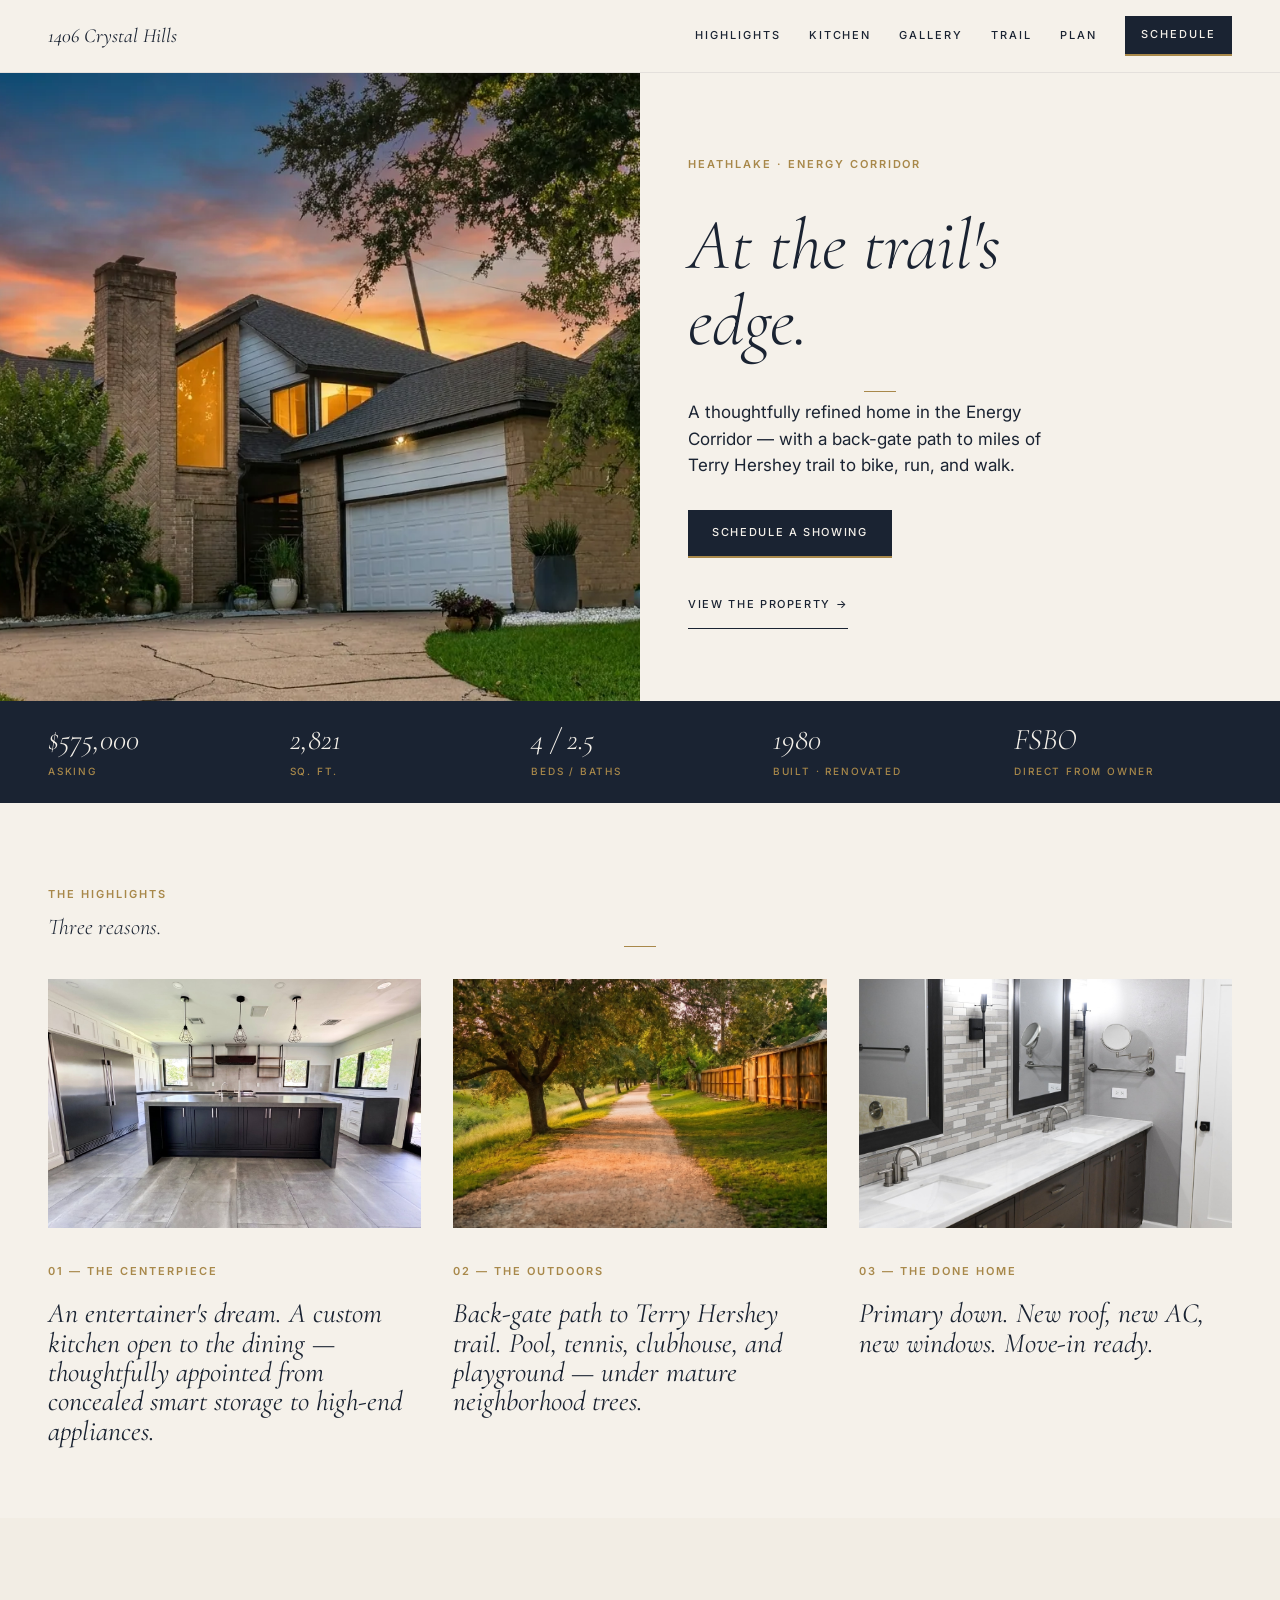
<file: index.html>
<!DOCTYPE html>
<html lang="en">
<head>
  <meta charset="UTF-8">
  <meta name="viewport" content="width=device-width, initial-scale=1.0">
  <title>1406 Crystal Hills Dr · Heathlake · Energy Corridor</title>
  <meta name="description" content="Refined living in the Energy Corridor. 4 BR / 2.5 BA, 2,821 sq ft. Wolf kitchen, primary suite down, direct trail access to Terry Hershey Park. $575,000.">

  <link rel="canonical" href="https://crystalhillshouse.com/">

  <!-- Open Graph -->
  <meta property="og:type" content="website">
  <meta property="og:url" content="https://crystalhillshouse.com/">
  <meta property="og:title" content="1406 Crystal Hills Dr · Refined, at the trail's edge.">
  <meta property="og:description" content="A Wolf kitchen, a primary suite down, and a back gate to Terry Hershey trail. $575,000. Houston, TX.">
  <meta property="og:image" content="https://crystalhillshouse.com/og-image.jpg">
  <meta property="og:image:width" content="1200">
  <meta property="og:image:height" content="630">

  <!-- Twitter -->
  <meta name="twitter:card" content="summary_large_image">
  <meta name="twitter:title" content="1406 Crystal Hills Dr · Refined, at the trail's edge.">
  <meta name="twitter:description" content="A Wolf kitchen, a primary suite down, and a back gate to Terry Hershey. $575,000. Houston, TX.">
  <meta name="twitter:image" content="https://crystalhillshouse.com/og-image.jpg">

  <!-- Favicons -->
  <link rel="icon" href="/favicon.ico" sizes="any">
  <link rel="icon" href="/favicon-192.png" type="image/png" sizes="192x192">

  <!-- Preload critical assets -->
  <link rel="preload" as="image" href="assets/photos/hero-twilight.jpg" fetchpriority="high">

  <!-- Fonts -->
  <link rel="preconnect" href="https://fonts.googleapis.com">
  <link rel="preconnect" href="https://fonts.gstatic.com" crossorigin>
  <link href="https://fonts.googleapis.com/css2?family=Cormorant+Garamond:ital,wght@0,300;0,400;0,500;1,300;1,400;1,500&family=Inter:wght@300;400;500;600;700&display=swap" rel="stylesheet">

  <link rel="stylesheet" href="style.css">

  <!-- Schema.org structured data -->
  <script type="application/ld+json">
  {
    "@context": "https://schema.org",
    "@type": "SingleFamilyResidence",
    "name": "1406 Crystal Hills Drive",
    "description": "Refined living in the Energy Corridor. 4 BR, 2.5 BA, 2,821 sq ft. Wolf kitchen, primary suite down, direct trail access.",
    "url": "https://crystalhillshouse.com/",
    "image": "https://crystalhillshouse.com/og-image.jpg",
    "address": {
      "@type": "PostalAddress",
      "streetAddress": "1406 Crystal Hills Drive",
      "addressLocality": "Houston",
      "addressRegion": "TX",
      "postalCode": "77077",
      "addressCountry": "US"
    },
    "geo": {
      "@type": "GeoCoordinates",
      "latitude": 29.7538709,
      "longitude": -95.5972746
    },
    "numberOfRooms": 4,
    "numberOfBathroomsTotal": 2.5,
    "floorSize": {
      "@type": "QuantitativeValue",
      "value": 2821,
      "unitCode": "FTK"
    },
    "yearBuilt": 1980,
    "offers": {
      "@type": "Offer",
      "price": 575000,
      "priceCurrency": "USD",
      "availability": "https://schema.org/InStock"
    }
  }
  </script>
</head>
<body>
  <a class="skip-link" href="#hero">Skip to content</a>
  <header class="topnav">
    <div class="container topnav-inner">
      <a href="#hero" class="logo">1406 Crystal Hills</a>
      <div class="nav-quick-actions" aria-label="Quick contact">
        <a class="nav-quick-icon" href="tel:+12818150866" aria-label="Call the homeowner">
          <svg xmlns="http://www.w3.org/2000/svg" width="22" height="22" viewBox="0 0 24 24" fill="none" stroke="currentColor" stroke-width="2" stroke-linecap="round" stroke-linejoin="round" aria-hidden="true" focusable="false">
            <path d="M22 16.92v3a2 2 0 0 1-2.18 2 19.79 19.79 0 0 1-8.63-3.07 19.5 19.5 0 0 1-6-6 19.79 19.79 0 0 1-3.07-8.67A2 2 0 0 1 4.11 2h3a2 2 0 0 1 2 1.72 12.84 12.84 0 0 0 .7 2.81 2 2 0 0 1-.45 2.11L8.09 9.91a16 16 0 0 0 6 6l1.27-1.27a2 2 0 0 1 2.11-.45 12.84 12.84 0 0 0 2.81.7A2 2 0 0 1 22 16.92z"/>
          </svg>
        </a>
        <a class="nav-quick-icon" href="sms:+12818150866" aria-label="Text the homeowner">
          <svg xmlns="http://www.w3.org/2000/svg" width="22" height="22" viewBox="0 0 24 24" fill="none" stroke="currentColor" stroke-width="2" stroke-linecap="round" stroke-linejoin="round" aria-hidden="true" focusable="false">
            <path d="M21 15a2 2 0 0 1-2 2H7l-4 4V5a2 2 0 0 1 2-2h14a2 2 0 0 1 2 2z"/>
          </svg>
        </a>
      </div>
      <button class="nav-toggle" aria-expanded="false" aria-controls="primary-nav" aria-label="Toggle menu">☰</button>
      <nav id="primary-nav" aria-label="Primary">
        <a href="#story">Highlights</a>
        <a href="#kitchen">Kitchen</a>
        <a href="#gallery">Gallery</a>
        <a href="#trail">Trail</a>
        <a href="#plan">Plan</a>
        <a href="#showing" class="nav-cta">Schedule</a>
      </nav>
    </div>
  </header>

  <main>
    <section id="hero" class="section section-hero">
      <div class="hero-grid">
        <div class="hero-image" role="img" aria-label="1406 Crystal Hills Drive at twilight, with warm interior lights glowing through the windows.">
          <!-- Background image set in CSS for art-direction control -->
        </div>
        <div class="hero-content">
          <p class="eyebrow">Heathlake · Energy Corridor</p>
          <h1 class="hero-h1"><em>At the trail's edge.</em></h1>
          <hr class="rule">
          <p class="hero-sub">A thoughtfully refined home in the Energy Corridor — with a back-gate path to miles of Terry Hershey trail to bike, run, and walk.</p>
          <div class="hero-ctas">
            <a href="#showing" class="cta">Schedule a showing</a>
            <a href="#story" class="cta-secondary">View the property →</a>
          </div>
        </div>
      </div>
      <div class="hero-spec-strip">
        <div class="container hero-specs">
          <div><span class="spec-num">$575,000</span><span class="spec-label">Asking</span></div>
          <div><span class="spec-num">2,821</span><span class="spec-label">Sq. Ft.</span></div>
          <div><span class="spec-num">4 / 2.5</span><span class="spec-label">Beds / Baths</span></div>
          <div><span class="spec-num">1980</span><span class="spec-label">Built · Renovated</span></div>
          <div><span class="spec-num">FSBO</span><span class="spec-label">Direct from owner</span></div>
        </div>
      </div>
    </section>
    <section id="story" class="section">
  <div class="container">
    <p class="eyebrow">The Highlights</p>
    <h2><em>Three reasons.</em></h2>
    <hr class="rule">
    <div class="pillars">
      <a class="pillar" href="#kitchen">
        <div class="pillar-image" style="background-image: url('assets/photos/kitchen1.jpeg');"></div>
        <p class="eyebrow">01 — The Centerpiece</p>
        <h3>An entertainer's dream. A custom kitchen open to the dining — thoughtfully appointed from concealed smart storage to high-end appliances.</h3>
      </a>
      <a class="pillar" href="#trail">
        <div class="pillar-image" style="background-image: url('assets/photos/trail.jpg');"></div>
        <p class="eyebrow">02 — The Outdoors</p>
        <h3>Back-gate path to Terry Hershey trail. Pool, tennis, clubhouse, and playground — under mature neighborhood trees.</h3>
      </a>
      <a class="pillar" href="#specs">
        <div class="pillar-image" style="background-image: url('assets/photos/masterbath1.jpg');"></div>
        <p class="eyebrow">03 — The Done Home</p>
        <h3>Primary down. New roof, new AC, new windows. Move-in ready.</h3>
      </a>
    </div>
  </div>
</section>
    <section id="kitchen" class="section section-feature">
  <div class="container kitchen-grid">
    <div class="kitchen-header">
      <p class="eyebrow">01 — The Centerpiece</p>
      <h2><em>Made to gather.</em></h2>
      <hr class="rule">
    </div>
    <div class="gallery" data-gallery-name="kitchen">
      <button class="gallery-main" type="button" data-index="0" data-caption="9-foot island comfortably seats four." aria-label="Open kitchen photos">
        <picture><source srcset="assets/photos/kitchen1.webp" type="image/webp"><img src="assets/photos/kitchen1.jpeg" alt="9-foot island comfortably seats four" loading="lazy" decoding="async"></picture>
      </button>
      <div class="gallery-thumbs">
        <button class="gallery-thumb" type="button" data-index="1" data-caption="The iron back door matches the front entry and overlooks the back patio." aria-label="View kitchen photo">
          <picture><source srcset="assets/photos/kitchen2.webp" type="image/webp"><img src="assets/photos/kitchen2.jpeg" alt="Iron back door overlooking the back patio" loading="lazy" decoding="async"></picture>
        </button>
        <button class="gallery-thumb" type="button" data-index="2" data-caption="Side-by-side full-size fridge and freezer — built for hosting." aria-label="View kitchen photo">
          <picture><source srcset="assets/photos/kitchen3.webp" type="image/webp"><img src="assets/photos/kitchen3.jpeg" alt="Full-size fridge and freezer" loading="lazy" decoding="async"></picture>
        </button>
        <button class="gallery-thumb" type="button" data-index="3" data-caption="The Wolf 48-inch range contains dual electric ovens, four gas burners, and a gas griddle on top." aria-label="View kitchen photo">
          <picture><source srcset="assets/photos/kitchen4.webp" type="image/webp"><img src="assets/photos/kitchen4.jpeg" alt="Wolf 48-inch range with dual ovens" loading="lazy" decoding="async"></picture>
        </button>
        <button class="gallery-thumb" type="button" data-index="4" data-caption="" aria-label="View kitchen photo">
          <picture><source srcset="assets/photos/kitchen5.webp" type="image/webp"><img src="assets/photos/kitchen5.jpg" alt="Kitchen — additional view" loading="lazy" decoding="async"></picture>
        </button>
      </div>
    </div>
    <div class="kitchen-body">
      <p>Open to the dining, designed to host. A Wolf 48-inch range with dual ovens. A 9-foot waterfall island that seats four. Counters wrap the perimeter without upper cabinets to interrupt the work, and two appliance garages — wired and plumbed — keep the espresso machine, the microwave, and the rest off the counter.</p>
      <dl class="callouts">
        <div><dt>Range</dt><dd>Wolf 48", dual ovens</dd></div>
        <div><dt>Island</dt><dd>9 ft, waterfall quartz</dd></div>
        <div><dt>Refrigerator</dt><dd>Built-in stainless</dd></div>
        <div><dt>Bonus</dt><dd>Two appliance garages, wired &amp; plumbed</dd></div>
      </dl>
    </div>
  </div>
</section>
    <section id="gallery" class="section">
      <div class="container">
        <p class="eyebrow">The Home</p>
        <h2><em>As it stands. As it could feel.</em></h2>
        <hr class="rule">
        <p class="section-intro">Vacant and ready — yours to furnish, yours to make your own. Drag the brass divider on each photo to compare the rooms as they stand today with a virtually staged glimpse of how they could feel. Virtual staging is illustrative; furnishings shown are not included.</p>

        <div class="room-blocks">

          <div class="room-block">
            <p class="room-label">Living</p>
            <div class="scrubber-frame" tabindex="0" role="slider" aria-label="Compare empty and staged living room. Drag or use arrow keys." aria-valuemin="0" aria-valuemax="100" aria-valuenow="50">
              <picture><source srcset="assets/photos/staged/living-empty.webp" type="image/webp"><img class="scrubber-empty" src="assets/photos/staged/living-empty.jpg" alt="Living room, empty" loading="lazy" decoding="async"></picture>
              <picture><source srcset="assets/photos/staged/living-staged.webp" type="image/webp"><img class="scrubber-staged" src="assets/photos/staged/living-staged.jpg" alt="Living room, virtually staged" loading="lazy" decoding="async"></picture>
              <div class="scrubber-divider" aria-hidden="true"></div>
              <div class="scrubber-handle" aria-hidden="true">⇆</div>
              <div class="scrubber-labels" aria-hidden="true">
                <span>Empty</span>
                <span>Staged · Illustrative</span>
              </div>
              <button class="scrubber-prev-btn" type="button" aria-label="Previous photo">&lsaquo;</button>
              <button class="scrubber-next-btn" type="button" aria-label="Next photo">&rsaquo;</button>
              <button class="scrubber-fullscreen-btn" type="button" aria-label="View fullscreen">
                <svg viewBox="0 0 24 24" width="18" height="18" fill="none" stroke="currentColor" stroke-width="2" stroke-linecap="round" stroke-linejoin="round" aria-hidden="true"><path d="M3 8V3h5"/><path d="M21 8V3h-5"/><path d="M3 16v5h5"/><path d="M21 16v5h-5"/></svg>
              </button>
            </div>
            <div class="gallery" data-gallery-name="living-extras">
              <div class="gallery-thumbs">
                <button class="gallery-thumb" type="button" data-index="0" data-caption="Gas fireplace, flanked by built-ins." aria-label="View living room photo">
                  <picture><source srcset="assets/photos/living2.webp" type="image/webp"><img src="assets/photos/living2.jpeg" alt="Gas fireplace flanked by built-ins" loading="lazy" decoding="async"></picture>
                </button>
                <button class="gallery-thumb" type="button" data-index="1" data-caption="Elevated living area — separation from the dining without losing the open feel." aria-label="View living room photo">
                  <picture><source srcset="assets/photos/living3.webp" type="image/webp"><img src="assets/photos/living3.jpg" alt="Elevated living area" loading="lazy" decoding="async"></picture>
                </button>
                <button class="gallery-thumb" type="button" data-index="2" data-caption="Heavy iron doors — natural light without losing street privacy." aria-label="View entry photo">
                  <picture><source srcset="assets/photos/entry.webp" type="image/webp"><img src="assets/photos/entry.jpeg" alt="Heavy iron entry doors" loading="lazy" decoding="async"></picture>
                </button>
                <button class="gallery-thumb" type="button" data-index="3" data-caption="Foyer opens to the living and dining areas." aria-label="View entry photo">
                  <picture><source srcset="assets/photos/entry2.webp" type="image/webp"><img src="assets/photos/entry2.jpeg" alt="Foyer opens to living and dining" loading="lazy" decoding="async"></picture>
                </button>
              </div>
            </div>
          </div>

          <div class="room-block">
            <p class="room-label">Primary Bedroom</p>
            <div class="scrubber-frame" tabindex="0" role="slider" aria-label="Compare empty and staged primary bedroom. Drag or use arrow keys." aria-valuemin="0" aria-valuemax="100" aria-valuenow="50">
              <picture><source srcset="assets/photos/staged/primary-empty.webp" type="image/webp"><img class="scrubber-empty" src="assets/photos/staged/primary-empty.jpg" alt="Primary bedroom, empty" loading="lazy" decoding="async"></picture>
              <picture><source srcset="assets/photos/staged/primary-staged.webp" type="image/webp"><img class="scrubber-staged" src="assets/photos/staged/primary-staged.jpg" alt="Primary bedroom, virtually staged" loading="lazy" decoding="async"></picture>
              <div class="scrubber-divider" aria-hidden="true"></div>
              <div class="scrubber-handle" aria-hidden="true">⇆</div>
              <div class="scrubber-labels" aria-hidden="true">
                <span>Empty</span>
                <span>Staged · Illustrative</span>
              </div>
              <button class="scrubber-prev-btn" type="button" aria-label="Previous photo">&lsaquo;</button>
              <button class="scrubber-next-btn" type="button" aria-label="Next photo">&rsaquo;</button>
              <button class="scrubber-fullscreen-btn" type="button" aria-label="View fullscreen">
                <svg viewBox="0 0 24 24" width="18" height="18" fill="none" stroke="currentColor" stroke-width="2" stroke-linecap="round" stroke-linejoin="round" aria-hidden="true"><path d="M3 8V3h5"/><path d="M21 8V3h-5"/><path d="M3 16v5h5"/><path d="M21 16v5h-5"/></svg>
              </button>
            </div>
            <div class="gallery" data-gallery-name="primary-extras">
              <div class="gallery-thumbs">
                <button class="gallery-thumb" type="button" data-index="0" data-caption="Primary bath — marble countertop on soft-close inset cabinetry." aria-label="View primary bath photo">
                  <picture><source srcset="assets/photos/masterbath1.webp" type="image/webp"><img src="assets/photos/masterbath1.jpg" alt="Primary bath with marble countertop" loading="lazy" decoding="async"></picture>
                </button>
                <button class="gallery-thumb" type="button" data-index="1" data-caption="Her closet separates the vanity and the soaking tub." aria-label="View primary bath photo">
                  <picture><source srcset="assets/photos/masterbath2.webp" type="image/webp"><img src="assets/photos/masterbath2.jpg" alt="Vanity and soaking tub" loading="lazy" decoding="async"></picture>
                </button>
                <button class="gallery-thumb" type="button" data-index="2" data-caption="Frameless glass shower in the primary bath." aria-label="View primary bath photo">
                  <picture><source srcset="assets/photos/masterbath3.webp" type="image/webp"><img src="assets/photos/masterbath3.jpg" alt="Frameless glass primary shower" loading="lazy" decoding="async"></picture>
                </button>
                <button class="gallery-thumb" type="button" data-index="3" data-caption="Separate his-and-hers walk-in closets, both with custom built-ins." aria-label="View primary closet photo">
                  <picture><source srcset="assets/photos/her-closet.webp" type="image/webp"><img src="assets/photos/her-closet.jpeg" alt="Walk-in closet with custom built-ins" loading="lazy" decoding="async"></picture>
                </button>
              </div>
            </div>
          </div>

          <div class="room-block">
            <p class="room-label">Dining</p>
            <div class="scrubber-frame" tabindex="0" role="slider" aria-label="Compare empty and staged dining. Drag or use arrow keys." aria-valuemin="0" aria-valuemax="100" aria-valuenow="50">
              <picture><source srcset="assets/photos/staged/dining-empty.webp" type="image/webp"><img class="scrubber-empty" src="assets/photos/staged/dining-empty.jpg" alt="Dining area, empty" loading="lazy" decoding="async"></picture>
              <picture><source srcset="assets/photos/staged/dining-staged.webp" type="image/webp"><img class="scrubber-staged" src="assets/photos/staged/dining-staged.jpg" alt="Dining area, virtually staged" loading="lazy" decoding="async"></picture>
              <div class="scrubber-divider" aria-hidden="true"></div>
              <div class="scrubber-handle" aria-hidden="true">⇆</div>
              <div class="scrubber-labels" aria-hidden="true">
                <span>Empty</span>
                <span>Staged · Illustrative</span>
              </div>
              <button class="scrubber-prev-btn" type="button" aria-label="Previous photo">&lsaquo;</button>
              <button class="scrubber-next-btn" type="button" aria-label="Next photo">&rsaquo;</button>
              <button class="scrubber-fullscreen-btn" type="button" aria-label="View fullscreen">
                <svg viewBox="0 0 24 24" width="18" height="18" fill="none" stroke="currentColor" stroke-width="2" stroke-linecap="round" stroke-linejoin="round" aria-hidden="true"><path d="M3 8V3h5"/><path d="M21 8V3h-5"/><path d="M3 16v5h5"/><path d="M21 16v5h-5"/></svg>
              </button>
            </div>
            <div class="gallery" data-gallery-name="dining-extras">
              <div class="gallery-thumbs">
                <button class="gallery-thumb" type="button" data-index="0" data-caption="Large dining area open to the kitchen." aria-label="View dining photo">
                  <picture><source srcset="assets/photos/dining1.webp" type="image/webp"><img src="assets/photos/dining1.jpeg" alt="Dining area open to the kitchen" loading="lazy" decoding="async"></picture>
                </button>
                <button class="gallery-thumb" type="button" data-index="1" data-caption="Built-ins separate the dining and living areas." aria-label="View dining photo">
                  <picture><source srcset="assets/photos/dining2.webp" type="image/webp"><img src="assets/photos/dining2.jpeg" alt="Built-ins between dining and living" loading="lazy" decoding="async"></picture>
                </button>
                <button class="gallery-thumb" type="button" data-index="2" data-caption="Powder bath off the dining area, tucked under the stairs." aria-label="View powder room photo">
                  <picture><source srcset="assets/photos/powder.webp" type="image/webp"><img src="assets/photos/powder.jpeg" alt="Powder bath tucked under the stairs" loading="lazy" decoding="async"></picture>
                </button>
              </div>
            </div>
          </div>

          <div class="room-block">
            <p class="room-label">Game Room</p>
            <div class="scrubber-frame" tabindex="0" role="slider" aria-label="Compare empty and staged game room. Drag or use arrow keys." aria-valuemin="0" aria-valuemax="100" aria-valuenow="50">
              <picture><source srcset="assets/photos/staged/gameroom-empty.webp" type="image/webp"><img class="scrubber-empty" src="assets/photos/staged/gameroom-empty.jpg" alt="Game room, empty" loading="lazy" decoding="async"></picture>
              <picture><source srcset="assets/photos/staged/gameroom-staged.webp" type="image/webp"><img class="scrubber-staged" src="assets/photos/staged/gameroom-staged.jpg" alt="Game room, virtually staged" loading="lazy" decoding="async"></picture>
              <div class="scrubber-divider" aria-hidden="true"></div>
              <div class="scrubber-handle" aria-hidden="true">⇆</div>
              <div class="scrubber-labels" aria-hidden="true">
                <span>Empty</span>
                <span>Staged · Illustrative</span>
              </div>
              <button class="scrubber-prev-btn" type="button" aria-label="Previous photo">&lsaquo;</button>
              <button class="scrubber-next-btn" type="button" aria-label="Next photo">&rsaquo;</button>
              <button class="scrubber-fullscreen-btn" type="button" aria-label="View fullscreen">
                <svg viewBox="0 0 24 24" width="18" height="18" fill="none" stroke="currentColor" stroke-width="2" stroke-linecap="round" stroke-linejoin="round" aria-hidden="true"><path d="M3 8V3h5"/><path d="M21 8V3h-5"/><path d="M3 16v5h5"/><path d="M21 16v5h-5"/></svg>
              </button>
            </div>
          </div>

          <div class="room-block">
            <p class="room-label">Secondary Bedrooms &amp; Bath</p>
            <div class="gallery" data-gallery-name="secondary">
              <button class="gallery-main" type="button" data-index="0" data-caption="One of three upstairs bedrooms — natural light throughout." aria-label="Open secondary bedrooms and bath photos">
                <picture><source srcset="assets/photos/room2.webp" type="image/webp"><img src="assets/photos/room2.jpeg" alt="One of three upstairs bedrooms" loading="lazy" decoding="async"></picture>
              </button>
              <div class="gallery-thumbs">
                <button class="gallery-thumb" type="button" data-index="1" data-caption="Another upstairs bedroom." aria-label="View bedroom photo">
                  <picture><source srcset="assets/photos/room3.webp" type="image/webp"><img src="assets/photos/room3.jpeg" alt="Another upstairs bedroom" loading="lazy" decoding="async"></picture>
                </button>
                <button class="gallery-thumb" type="button" data-index="2" data-caption="Upstairs Jack &amp; Jill bathroom" aria-label="View bathroom photo">
                  <picture><source srcset="assets/photos/bathroom2.webp" type="image/webp"><img src="assets/photos/bathroom2.jpeg" alt="Upstairs Jack and Jill bathroom" loading="lazy" decoding="async"></picture>
                </button>
                <button class="gallery-thumb" type="button" data-index="3" data-caption="Upstairs Jack &amp; Jill bathroom" aria-label="View bathroom photo">
                  <picture><source srcset="assets/photos/bathroom3.webp" type="image/webp"><img src="assets/photos/bathroom3.jpeg" alt="Upstairs Jack and Jill bathroom" loading="lazy" decoding="async"></picture>
                </button>
                <button class="gallery-thumb" type="button" data-index="4" data-caption="Upstairs Jack &amp; Jill bathroom" aria-label="View bathroom photo">
                  <picture><source srcset="assets/photos/bathroom4.webp" type="image/webp"><img src="assets/photos/bathroom4.jpeg" alt="Upstairs Jack and Jill bathroom" loading="lazy" decoding="async"></picture>
                </button>
              </div>
            </div>
          </div>

        </div>
      </div>
    </section>
    <section id="trail" class="section section-feature">
  <div class="container trail-grid">
    <div class="trail-header">
      <p class="eyebrow">02 — The Outdoors</p>
      <h2><em>Out the back gate, the trail begins.</em></h2>
      <hr class="rule">
    </div>
    <div class="gallery" data-gallery-name="outdoors">
      <button class="gallery-main" type="button" data-index="0" data-caption="Back gate to miles of Terry Hershey trail — hiking and biking out the door." aria-label="Open outdoor photos">
        <picture><source srcset="assets/photos/trail.webp" type="image/webp"><img src="assets/photos/trail.jpg" alt="Back gate to Terry Hershey trail" loading="lazy" decoding="async"></picture>
      </button>
      <div class="gallery-thumbs">
        <button class="gallery-thumb" type="button" data-index="1" data-caption="Outdoor living space — the back gate opens to the trail." aria-label="View outdoor photo">
          <picture><source srcset="assets/photos/backyard1.webp" type="image/webp"><img src="assets/photos/backyard1.jpg" alt="Outdoor living space with back gate to trail" loading="lazy" decoding="async"></picture>
        </button>
        <button class="gallery-thumb" type="button" data-index="2" data-caption="Double doors open to the primary suite." aria-label="View outdoor photo">
          <picture><source srcset="assets/photos/backyard2.webp" type="image/webp"><img src="assets/photos/backyard2.jpg" alt="Double doors to primary suite" loading="lazy" decoding="async"></picture>
        </button>
        <button class="gallery-thumb" type="button" data-index="3" data-caption="Kitchen windows and a full glass door open to the garden." aria-label="View outdoor photo">
          <picture><source srcset="assets/photos/backyard3.webp" type="image/webp"><img src="assets/photos/backyard3.jpg" alt="Kitchen windows and glass door to the garden" loading="lazy" decoding="async"></picture>
        </button>
        <button class="gallery-thumb" type="button" data-index="4" data-caption="" aria-label="View outdoor photo">
          <picture><source srcset="assets/photos/backyard4.webp" type="image/webp"><img src="assets/photos/backyard4.jpg" alt="Outdoor living space" loading="lazy" decoding="async"></picture>
        </button>
        <button class="gallery-thumb" type="button" data-index="5" data-caption="Heathlake — clubhouse, playground, picnic area, tennis courts, and pool." aria-label="View outdoor photo">
          <picture><source srcset="assets/photos/playground.webp" type="image/webp"><img src="assets/photos/playground.jpeg" alt="Heathlake neighborhood amenities" loading="lazy" decoding="async"></picture>
        </button>
      </div>
    </div>
    <div class="trail-body">
      <p>The bayou trail runs directly behind the property and connects to Terry Hershey Park — miles of walking, running, and biking from your back door. No rear neighbors. The trail is the everyday luxury you don't find at this price in the Energy Corridor.</p>
    </div>
  </div>
</section>
    <section id="plan" class="section">
  <div class="container">
    <p class="eyebrow">Floor Plan</p>
    <h2><em>Primary down. Game room up.</em></h2>
    <hr class="rule">
    <p class="section-intro">Primary suite, kitchen, dining, and living are all on the main level. Game room, office, and three bedrooms above.</p>
    <div class="floor-grid">
      <figure>
        <img src="assets/floor-plan/floor-1.png" alt="First floor plan: primary bedroom, primary bath, kitchen, dining, living, half bath, garage." loading="lazy" decoding="async">
        <figcaption>First floor</figcaption>
      </figure>
      <figure>
        <img src="assets/floor-plan/floor-2.png" alt="Second floor plan: game room, office, three secondary bedrooms, full bath." loading="lazy" decoding="async">
        <figcaption>Second floor</figcaption>
      </figure>
    </div>
  </div>
</section>
    <section id="specs" class="section section-dark">
  <div class="container">
    <p class="eyebrow">03 — The Done Home</p>
    <h2><em>The facts.</em></h2>
    <hr class="rule">
    <div class="specs-grid">
      <div class="spec-block">
        <h4>Structure</h4>
        <dl>
          <div><dt>Bedrooms</dt><dd>4</dd></div>
          <div><dt>Bathrooms</dt><dd>2.5 (2 full + 1 half)</dd></div>
          <div><dt>Square footage</dt><dd>2,821</dd></div>
          <div><dt>Stories</dt><dd>2</dd></div>
          <div><dt>Year built</dt><dd>1980</dd></div>
          <div><dt>Garage</dt><dd>2-car</dd></div>
        </dl>
      </div>
      <div class="spec-block">
        <h4>Recent updates</h4>
        <dl>
          <div><dt>Roof</dt><dd>2023</dd></div>
          <div><dt>AC (both units)</dt><dd>2019</dd></div>
          <div><dt>Kitchen remodel</dt><dd>Late 2019</dd></div>
          <div><dt>1st-floor windows</dt><dd>Late 2019 (double-pane)</dd></div>
          <div><dt>Electrical panel</dt><dd>Late 2019</dd></div>
        </dl>
      </div>
      <div class="spec-block">
        <h4>Smart &amp; ambience</h4>
        <dl>
          <div><dt>Smart home</dt><dd>Lighting integrated</dd></div>
          <div><dt>Audio</dt><dd>Whole-home</dd></div>
          <div><dt>Fireplace</dt><dd>Gas, living room</dd></div>
          <div><dt>Built-ins</dt><dd>Throughout</dd></div>
        </dl>
      </div>
      <div class="spec-block">
        <h4>Community</h4>
        <dl>
          <div><dt>Subdivision</dt><dd>Lakeview Forest (Heathlake)</dd></div>
          <div><dt>HOA</dt><dd>~$725/yr</dd></div>
          <div><dt>Amenities</dt><dd>Pool, tennis, park</dd></div>
          <div><dt>Trail access</dt><dd>Direct from rear gate</dd></div>
        </dl>
      </div>
    </div>
  </div>
</section>
    <section id="neighborhood" class="section">
  <div class="container">
    <p class="eyebrow">The Neighborhood</p>
    <h2><em>Lakeview Forest, Heathlake, Energy Corridor.</em></h2>
    <hr class="rule">
    <p class="section-intro">A quiet, established corner of west Houston with mature trees, low HOA, neighborhood pool and tennis, and direct trail access. Minutes to BP, Shell, ConocoPhillips, Memorial City Mall, City Centre.</p>
    <figure class="neighborhood-map">
      <picture><source srcset="assets/photos/neighborhood-map.webp" type="image/webp"><img src="assets/photos/neighborhood-map.png"
           alt="Map of Heathlake showing 1406 Crystal Hills Drive, the Terry Hershey trail extending east from the back gate through the Robin Loop, and the major Energy Corridor employers — Shell Woodcreek, BP America, and ConocoPhillips Center — all within a 2-3 mile radius."
           loading="lazy" decoding="async"></picture>
      <figcaption>
        <div class="map-legend">
          <span class="legend-item"><span class="pin pin-home" aria-hidden="true"></span>1406 Crystal Hills</span>
          <span class="legend-item"><span class="pin pin-employer" aria-hidden="true"></span>Energy Corridor employer</span>
          <span class="legend-item"><span class="pin pin-trail" aria-hidden="true"></span>Terry Hershey trail</span>
        </div>
        <div class="map-distances">
          <span><strong>Shell Woodcreek</strong> ~9 min</span>
          <span><strong>BP America</strong> ~10 min</span>
          <span><strong>ConocoPhillips</strong> ~9 min</span>
        </div>
      </figcaption>
    </figure>
    <div class="schools">
      <h4>Schools (HISD)</h4>
      <ul>
        <li><strong>Elementary:</strong> Ashford</li>
        <li><strong>Middle:</strong> West Briar (rated Excellent)</li>
        <li><strong>High:</strong> Westside</li>
      </ul>
    </div>
  </div>
</section>
    <section id="showing" class="section section-feature">
  <div class="container showing-grid">

    <div class="showing-form-block">
      <p class="eyebrow">Schedule</p>
      <h2><em>Plan a showing.</em></h2>
      <hr class="rule">
      <p>Open house Saturday May 16, 1–4 PM. For a private showing or any question, leave a note below — we'll reply within a few hours.</p>

      <form action="https://formspree.io/f/mbdwprze" method="POST" class="showing-form">
        <label>
          <span>Name</span>
          <input type="text" name="name" required autocomplete="name">
        </label>
        <label>
          <span>Email</span>
          <input type="email" name="email" required autocomplete="email">
        </label>
        <label>
          <span>Phone</span>
          <input type="tel" name="phone" autocomplete="tel">
        </label>
        <label>
          <span>Ideal viewing time</span>
          <input type="text" name="ideal_time" placeholder="e.g. weekend afternoon">
        </label>
        <label>
          <span>Message (optional)</span>
          <textarea name="message" rows="4"></textarea>
        </label>
        <input type="text" name="_gotcha" tabindex="-1" autocomplete="off" style="position:absolute;left:-9999px">
        <button type="submit" class="cta">Send</button>
      </form>

      <p class="contact-direct">
        Or call directly: <a href="tel:+12818150866" class="phone-link">(281) 815-0866</a>
      </p>
    </div>

    <div class="showing-calendly-block">
      <p class="eyebrow">Direct booking</p>
      <h3><em>Pick a time.</em></h3>
      <hr class="rule">
      <div class="calendly-inline-widget"
           data-url="https://calendly.com/ejheflin/property-showing-1406-crystal-hills?hide_landing_page_details=1&hide_gdpr_banner=1"
           style="min-width:320px;height:680px;"></div>
      <script type="text/javascript" src="https://assets.calendly.com/assets/external/widget.js" async></script>
    </div>

  </div>
</section>
  </main>

  <footer id="footer">
    <div class="container footer-grid">
      <div>
        <p class="logo-footer">1406 Crystal Hills Dr.</p>
        <p class="footer-line">Listed directly by the homeowner. No agent representation.</p>
      </div>
      <div>
        <p class="footer-eyebrow">Equal Housing Opportunity</p>
        <p class="footer-line">This property is offered without regard to race, color, religion, national origin, sex, familial status, or disability.</p>
      </div>
      <div>
        <p class="footer-eyebrow">Direct contact</p>
        <p class="footer-line"><a href="tel:+12818150866">(281) 815-0866</a></p>
        <p class="footer-line"><a href="mailto:ejheflin@gmail.com">ejheflin@gmail.com</a></p>
      </div>
      <div>
        <p class="footer-eyebrow">Legal</p>
        <p class="footer-line"><a href="mailto:ejheflin@gmail.com?subject=Privacy%20Question">Privacy</a></p>
        <p class="footer-line">© 2026 1406 Crystal Hills Dr.</p>
      </div>
    </div>
  </footer>

  <div class="lightbox" id="lightbox" role="dialog" aria-modal="true" aria-label="Photo viewer" aria-hidden="true">
    <button type="button" class="lightbox-close" aria-label="Close photo viewer">&times;</button>
    <button type="button" class="lightbox-prev" aria-label="Previous photo">&lsaquo;</button>
    <button type="button" class="lightbox-next" aria-label="Next photo">&rsaquo;</button>
    <div class="lightbox-content">
      <img alt="" />
      <p class="lightbox-caption"></p>
    </div>
  </div>

  <script src="scripts.js" defer></script>
</body>
</html>
</file>
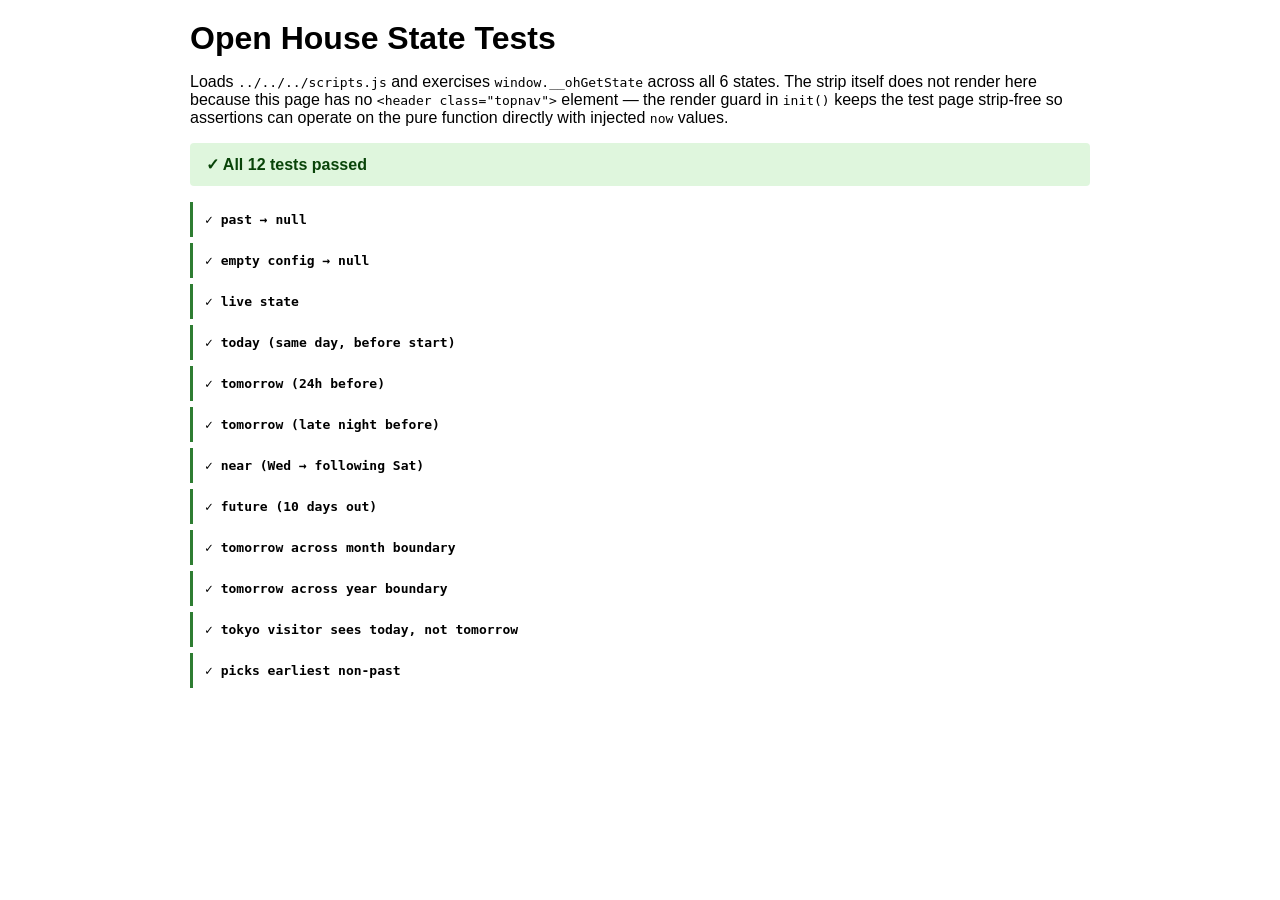
<file: docs/superpowers/tools/open-house-state-tests.html>
<!DOCTYPE html>
<html lang="en">
<head>
  <meta charset="UTF-8">
  <title>Open House State Tests</title>
  <style>
    body { font-family: -apple-system, BlinkMacSystemFont, sans-serif; padding: 20px; max-width: 900px; margin: 0 auto; }
    h1 { margin: 0 0 16px; }
    .summary { padding: 12px 16px; border-radius: 4px; margin: 16px 0; font-weight: 600; }
    .summary.pass { background: #dff6dd; color: #094409; }
    .summary.fail { background: #fde7e9; color: #5a0a14; }
    .case { padding: 10px 12px; border-left: 3px solid #ddd; margin: 6px 0; font-family: ui-monospace, Menlo, monospace; font-size: 13px; white-space: pre-wrap; }
    .case.pass { border-left-color: #2e7d32; }
    .case.fail { border-left-color: #c62828; background: #fff5f5; }
    .case .label { font-weight: 600; }
    .case .detail { color: #555; margin-top: 4px; }
  </style>
</head>
<body>
  <h1>Open House State Tests</h1>
  <p>Loads <code>../../../scripts.js</code> and exercises <code>window.__ohGetState</code> across all 6 states. The strip itself does not render here because this page has no <code>&lt;header class="topnav"&gt;</code> element — the render guard in <code>init()</code> keeps the test page strip-free so assertions can operate on the pure function directly with injected <code>now</code> values.</p>
  <div id="summary" class="summary">Running…</div>
  <div id="results"></div>

  <script src="../../../scripts.js" defer></script>
  <script defer>
    window.addEventListener('load', function () {
      var results = document.getElementById('results');
      var summary = document.getElementById('summary');
      var passed = 0, failed = 0;

      function iso(s) { return new Date(s); }

      function run(label, events, now, expect) {
        var actual = window.__ohGetState ? window.__ohGetState(events, now) : null;
        var div = document.createElement('div');
        div.className = 'case';
        var ok = true;
        var detail = '';
        if (expect === null) {
          if (actual !== null) { ok = false; detail = 'Expected null, got ' + JSON.stringify(actual); }
        } else if (actual === null) {
          ok = false; detail = 'Expected ' + JSON.stringify(expect) + ', got null';
        } else {
          Object.keys(expect).forEach(function (k) {
            if (actual[k] !== expect[k]) {
              ok = false;
              detail += k + ': expected ' + JSON.stringify(expect[k]) + ', got ' + JSON.stringify(actual[k]) + '\n';
            }
          });
        }
        div.classList.add(ok ? 'pass' : 'fail');
        div.innerHTML = '<span class="label">' + (ok ? '&#10003; ' : '&#10007; ') + label + '</span>' + (detail ? '<div class="detail">' + detail + '</div>' : '');
        results.appendChild(div);
        if (ok) passed++; else failed++;
      }

      var EVENT = { start: '2026-05-16T13:00:00-05:00', end: '2026-05-16T16:00:00-05:00' };
      var GMAPS = 'https://www.google.com/maps/dir/?api=1&destination=' + encodeURIComponent('1406 Crystal Hills Drive, Houston, TX 77077');

      // Past: now is after end
      run('past → null', [EVENT], iso('2026-05-16T16:30:00-05:00'), null);

      // No events
      run('empty config → null', [], iso('2026-05-15T12:00:00-05:00'), null);

      // Live: now is between start and end
      run('live state', [EVENT], iso('2026-05-16T14:30:00-05:00'), {
        state: 'live', eyebrow: 'OPEN NOW', phrase: 'Until 4 PM today', linkText: 'Get directions', linkHref: GMAPS
      });

      // Today, before start: same local day, now < start
      run('today (same day, before start)', [EVENT], iso('2026-05-16T09:00:00-05:00'), {
        state: 'today', eyebrow: 'OPEN HOUSE', phrase: 'Today \xb7 1–4 PM', linkText: 'Plan a visit', linkHref: '#showing'
      });

      // Tomorrow: start is the next local day
      run('tomorrow (24h before)', [EVENT], iso('2026-05-15T13:00:00-05:00'), {
        state: 'tomorrow', eyebrow: 'OPEN HOUSE', phrase: 'Tomorrow \xb7 1–4 PM', linkText: 'Plan a visit', linkHref: '#showing'
      });

      // Tomorrow: just past midnight prior
      run('tomorrow (late night before)', [EVENT], iso('2026-05-15T23:30:00-05:00'), {
        state: 'tomorrow', eyebrow: 'OPEN HOUSE', phrase: 'Tomorrow \xb7 1–4 PM'
      });

      // Near: 2–6 days out
      run('near (Wed → following Sat)', [EVENT], iso('2026-05-13T12:00:00-05:00'), {
        state: 'near', eyebrow: 'OPEN HOUSE', phrase: 'This Saturday \xb7 1–4 PM', linkText: 'Plan a visit', linkHref: '#showing'
      });

      // Future: 7+ days out
      run('future (10 days out)', [EVENT], iso('2026-05-06T12:00:00-05:00'), {
        state: 'future', eyebrow: 'OPEN HOUSE', phrase: 'Saturday, May 16 \xb7 1–4 PM', linkText: 'Plan a visit', linkHref: '#showing'
      });

      // Month boundary: now=May 31, start=June 1 → tomorrow
      run('tomorrow across month boundary', [
        { start: '2026-06-01T13:00:00-05:00', end: '2026-06-01T16:00:00-05:00' }
      ], iso('2026-05-31T18:00:00-05:00'), {
        state: 'tomorrow', phrase: 'Tomorrow \xb7 1–4 PM'
      });

      // Year boundary: now=Dec 31, start=Jan 1 → tomorrow
      run('tomorrow across year boundary', [
        { start: '2027-01-01T13:00:00-06:00', end: '2027-01-01T16:00:00-06:00' }
      ], iso('2026-12-31T18:00:00-06:00'), {
        state: 'tomorrow', phrase: 'Tomorrow \xb7 1–4 PM'
      });

      // Visitor timezone independence: visitor in Tokyo on 2026-05-16 14:00 JST = 2026-05-16 00:00 CDT
      run('tokyo visitor sees today, not tomorrow', [EVENT], iso('2026-05-16T14:00:00+09:00'), {
        state: 'today', phrase: 'Today \xb7 1–4 PM'
      });

      // Multiple events: only the earliest non-past is used
      run('picks earliest non-past', [
        { start: '2026-05-09T13:00:00-05:00', end: '2026-05-09T16:00:00-05:00' }, // past
        EVENT, // future
        { start: '2026-08-15T13:00:00-05:00', end: '2026-08-15T16:00:00-05:00' }  // further future
      ], iso('2026-05-15T13:00:00-05:00'), {
        state: 'tomorrow', phrase: 'Tomorrow \xb7 1–4 PM'
      });

      if (failed === 0) {
        summary.className = 'summary pass';
        summary.textContent = '✓ All ' + passed + ' tests passed';
      } else {
        summary.className = 'summary fail';
        summary.textContent = '✗ ' + failed + ' failed, ' + passed + ' passed';
      }
    });
  </script>
</body>
</html>
</file>
<file: style.css>
:root {
  /* Brand palette */
  --cream: #F5F1EA;
  --ink: #1A2332;
  --stone: #8A8478;
  --brass: #A8884A;

  /* Type scale (clamp for fluid sizing) */
  --font-display: 'Cormorant Garamond', Georgia, serif;
  --font-ui: 'Inter', system-ui, sans-serif;
  --fs-eyebrow: 0.6875rem;       /* 11px */
  --fs-body: 0.9375rem;          /* 15px */
  --fs-h3: clamp(1.25rem, 1.5vw + 1rem, 1.75rem);
  --fs-h2: clamp(1.75rem, 2vw + 1.25rem, 2.5rem);
  --fs-hero: clamp(2.5rem, 4vw + 2rem, 4.5rem);
  --tracking-eyebrow: 0.18em;
  --tracking-button: 0.15em;

  /* Spacing scale */
  --space-1: 0.5rem;
  --space-2: 1rem;
  --space-3: 1.5rem;
  --space-4: 2rem;
  --space-5: 3rem;
  --space-6: 4.5rem;
  --space-7: 6rem;

  /* Layout */
  --container: 1440px;
  --container-narrow: 880px;
  --content-side-pad: clamp(1.25rem, 4vw, 3rem);
}

/* Reset + base */
*, *::before, *::after { box-sizing: border-box; }
html { scroll-behavior: smooth; }
body {
  margin: 0;
  background: var(--cream);
  color: var(--ink);
  font-family: var(--font-ui);
  font-size: var(--fs-body);
  line-height: 1.6;
  -webkit-font-smoothing: antialiased;
  -moz-osx-font-smoothing: grayscale;
}
img, video { max-width: 100%; height: auto; display: block; }
h1, h2, h3 {
  font-family: var(--font-display);
  font-weight: 300;
  line-height: 1.05;
  margin: 0;
}
.eyebrow {
  font-family: var(--font-ui);
  font-size: var(--fs-eyebrow);
  letter-spacing: var(--tracking-eyebrow);
  text-transform: uppercase;
  font-weight: 600;
  color: var(--brass);
}
.rule {
  display: block;
  width: 32px;
  height: 1px;
  background: var(--brass);
  border: 0;
}
.container {
  max-width: var(--container);
  margin: 0 auto;
  padding: 0 var(--content-side-pad);
}
.cta {
  display: inline-block;
  background: var(--ink);
  color: var(--cream);
  padding: 0.875rem 1.5rem;
  font-family: var(--font-ui);
  font-size: var(--fs-eyebrow);
  letter-spacing: var(--tracking-button);
  text-transform: uppercase;
  font-weight: 500;
  text-decoration: none;
  border-bottom: 2px solid var(--brass);
  transition: transform 0.2s;
}
.cta:hover { transform: translateY(-1px); }
.cta:focus-visible { outline: 2px solid var(--brass); outline-offset: 3px; }

@media (prefers-reduced-motion: reduce) {
  html { scroll-behavior: auto; }
  *, *::before, *::after { animation-duration: 0.01ms !important; transition-duration: 0.01ms !important; }
}

/* Skip link (keyboard accessibility) */
.skip-link {
  position: absolute;
  left: -9999px;
  top: 0;
  background: var(--ink);
  color: var(--cream);
  padding: 0.625rem 1rem;
  font-family: var(--font-ui);
  font-size: var(--fs-eyebrow);
  letter-spacing: var(--tracking-eyebrow);
  text-transform: uppercase;
  text-decoration: none;
  z-index: 200;
}
.skip-link:focus { left: 0.5rem; top: 0.5rem; }

/* Sticky nav */
.topnav {
  position: sticky;
  top: 0;
  z-index: 100;
  background: var(--cream);
  border-bottom: 1px solid rgba(26, 35, 50, 0.08);
  -webkit-backdrop-filter: blur(8px);
  backdrop-filter: blur(8px);
}
.topnav-inner {
  display: flex;
  justify-content: space-between;
  align-items: center;
  padding-top: 1rem;
  padding-bottom: 1rem;
}
.logo {
  font-family: var(--font-display);
  font-style: italic;
  font-size: 1.25rem;
  color: var(--ink);
  text-decoration: none;
  font-weight: 400;
}
.topnav nav { display: flex; gap: 1.75rem; align-items: center; }
.topnav nav a {
  font-family: var(--font-ui);
  font-size: var(--fs-eyebrow);
  letter-spacing: var(--tracking-eyebrow);
  text-transform: uppercase;
  color: var(--ink);
  text-decoration: none;
  font-weight: 500;
}
.topnav nav a:hover { color: var(--brass); }
.topnav nav a.nav-cta {
  background: var(--ink);
  color: var(--cream);
  padding: 0.625rem 1rem;
  border-bottom: 2px solid var(--brass);
}

/* Sections */
.section {
  padding: var(--space-6) 0;
  scroll-margin-top: calc(80px + var(--oh-strip-height, 0px));
}
.section-hero { padding: 0; }

/* Footer */
footer { background: var(--ink); color: var(--cream); padding: var(--space-5) 0; }
footer .container { padding: 0 var(--content-side-pad); }
/* Note: footer paragraph styling lives on .footer-eyebrow and .footer-line classes — see Task 7 footer-grid block. */

/* Hero */
.hero-grid {
  display: grid;
  grid-template-columns: 1fr 1fr;
  min-height: 560px;
}
.hero-image {
  background: linear-gradient(135deg, #2d3e50 0%, #1a2332 70%);
  background-image: url('assets/photos/hero-twilight.jpg');
  /* WebP for browsers that support image-set; falls back to the url() above. */
  background-image: -webkit-image-set(
    url('assets/photos/hero-twilight.webp') type('image/webp'),
    url('assets/photos/hero-twilight.jpg') type('image/jpeg')
  );
  background-image: image-set(
    url('assets/photos/hero-twilight.webp') type('image/webp'),
    url('assets/photos/hero-twilight.jpg') type('image/jpeg')
  );
  background-size: cover;
  background-position: center;
}
.hero-content {
  padding: var(--space-6) var(--content-side-pad);
  display: flex;
  flex-direction: column;
  justify-content: center;
  max-width: 480px;
}
.hero-h1 {
  font-style: italic;
  font-size: var(--fs-hero);
  margin: var(--space-3) 0 var(--space-3) 0;
  font-weight: 300;
}
.hero-sub {
  font-size: 1.0625rem;
  line-height: 1.55;
  margin: 0 0 var(--space-4) 0;
  max-width: 36ch;
  color: var(--ink);
}
.hero-ctas {
  display: flex;
  align-items: center;
  gap: var(--space-3);
  flex-wrap: wrap;
}
.cta-secondary {
  font-family: var(--font-ui);
  font-size: var(--fs-eyebrow);
  letter-spacing: var(--tracking-button);
  text-transform: uppercase;
  font-weight: 500;
  color: var(--ink);
  text-decoration: none;
  padding: 0.875rem 0;
  border-bottom: 1px solid var(--ink);
  transition: color 0.2s, border-color 0.2s;
}
.cta-secondary:hover { color: var(--brass); border-bottom-color: var(--brass); }
.cta-secondary:focus-visible { outline: 2px solid var(--brass); outline-offset: 3px; }
.hero-spec-strip {
  background: var(--ink);
  color: var(--cream);
  padding: var(--space-3) 0;
}
.hero-specs {
  display: grid;
  grid-template-columns: repeat(5, 1fr);
  gap: var(--space-3);
}
.hero-specs > div { display: flex; flex-direction: column; }
.spec-num {
  font-family: var(--font-display);
  font-style: italic;
  font-size: 1.875rem;
  font-weight: 300;
  line-height: 1.0;
}
.spec-label {
  font-family: var(--font-ui);
  font-size: 0.625rem;
  letter-spacing: 0.18em;
  color: var(--brass);
  text-transform: uppercase;
  margin-top: 0.5rem;
  font-weight: 500;
}

@media (max-width: 768px) {
  .hero-grid { grid-template-columns: 1fr; }
  .hero-image { min-height: 320px; }
  .hero-content { padding: var(--space-5) var(--content-side-pad); }
  .hero-specs { grid-template-columns: repeat(3, 1fr); gap: var(--space-3); }
}
@media (max-width: 480px) {
  .hero-specs { grid-template-columns: repeat(2, 1fr); }
}

/* Section intro (used by gallery and others) */
.section-intro {
  font-size: 1rem;
  line-height: 1.6;
  max-width: 60ch;
  margin: var(--space-3) 0 var(--space-5);
  color: var(--ink);
}

/* Scrubber grid */
.scrubber-grid {
  display: grid;
  grid-template-columns: repeat(2, 1fr);
  gap: var(--space-4);
}
.scrubber {
  margin: 0;
}
.scrubber-frame {
  position: relative;
  aspect-ratio: 16 / 10;
  background: var(--ink);
  overflow: hidden;
  user-select: none;
  touch-action: pan-y;
  cursor: ew-resize;
}
.scrubber-frame:focus-visible {
  outline: 3px solid var(--brass);
  outline-offset: 4px;
}
.scrubber-empty,
.scrubber-staged {
  position: absolute;
  inset: 0;
  width: 100%;
  height: 100%;
  object-fit: cover;
}
.scrubber-staged {
  clip-path: inset(0 0 0 50%);
}
.scrubber-divider {
  position: absolute;
  top: 0;
  bottom: 0;
  left: 50%;
  width: 1px;
  background: var(--brass);
  pointer-events: none;
  transform: translateX(-50%);
}
.scrubber-handle {
  position: absolute;
  top: 50%;
  left: 50%;
  transform: translate(-50%, -50%);
  width: 38px;
  height: 38px;
  border-radius: 50%;
  background: var(--cream);
  border: 1px solid var(--brass);
  display: flex;
  align-items: center;
  justify-content: center;
  font-family: var(--font-ui);
  font-size: 16px;
  color: var(--ink);
  pointer-events: none;
  box-shadow: 0 2px 8px rgba(0, 0, 0, 0.15);
}
.scrubber-labels {
  position: absolute;
  top: 16px;
  left: 0;
  right: 0;
  display: flex;
  justify-content: space-between;
  padding: 0 16px;
  pointer-events: none;
}
.scrubber-labels span {
  font-family: var(--font-ui);
  font-size: 0.625rem;
  letter-spacing: 0.18em;
  text-transform: uppercase;
  color: var(--cream);
  font-weight: 500;
  background: rgba(26, 35, 50, 0.45);
  padding: 4px 10px;
  -webkit-backdrop-filter: blur(6px);
  backdrop-filter: blur(6px);
}
.scrubber figcaption {
  font-family: var(--font-display);
  font-style: italic;
  font-size: 0.875rem;
  color: var(--stone);
  margin-top: 0.5rem;
  text-align: right;
}
.scrubber-fullscreen-btn {
  position: absolute;
  bottom: 0.75rem;
  right: 0.75rem;
  width: 36px;
  height: 36px;
  background: rgba(245, 241, 234, 0.9);
  border: 1px solid rgba(26, 35, 50, 0.08);
  border-radius: 4px;
  cursor: pointer;
  display: flex;
  align-items: center;
  justify-content: center;
  color: var(--ink);
  z-index: 5;
  padding: 0;
  transition: background 0.2s, transform 0.15s;
}
.scrubber-fullscreen-btn:hover { background: var(--cream); transform: scale(1.05); }
.scrubber-fullscreen-btn:focus-visible {
  outline: 2px solid var(--brass);
  outline-offset: 2px;
}
.scrubber-fullscreen-btn svg { pointer-events: none; }
.scrubber-frame.is-fullscreen {
  position: fixed;
  top: 0;
  left: 0;
  right: 0;
  bottom: 0;
  z-index: 1000;
  aspect-ratio: unset;
  background: rgba(10, 14, 22, 0.96);
  touch-action: none;
}
.scrubber-frame.is-fullscreen .scrubber-empty,
.scrubber-frame.is-fullscreen .scrubber-staged {
  object-fit: contain;
}
.scrubber-frame.is-fullscreen .scrubber-fullscreen-btn {
  bottom: 1.5rem;
  right: 1.5rem;
  width: 52px;
  height: 52px;
  background: rgba(245, 241, 234, 0.95);
  border: 2px solid var(--brass);
}
.scrubber-frame.is-fullscreen .scrubber-fullscreen-btn svg { display: none; }
.scrubber-frame.is-fullscreen .scrubber-fullscreen-btn::after {
  content: '\2715';
  font-size: 24px;
  font-weight: 300;
  color: var(--ink);
  line-height: 1;
  font-family: var(--font-ui);
}
.scrubber-prev-btn, .scrubber-next-btn {
  display: none;
  position: absolute;
  top: 50%;
  transform: translateY(-50%);
  background: rgba(245, 241, 234, 0.08);
  color: var(--cream);
  border: 1px solid rgba(245, 241, 234, 0.35);
  width: 52px;
  height: 52px;
  border-radius: 50%;
  font-size: 2rem;
  line-height: 1;
  cursor: pointer;
  font-family: serif;
  align-items: center;
  justify-content: center;
  padding: 0;
  z-index: 6;
}
.scrubber-prev-btn { left: 1.5rem; }
.scrubber-next-btn { right: 1.5rem; }
.scrubber-prev-btn:hover, .scrubber-next-btn:hover { background: rgba(245, 241, 234, 0.18); }
.scrubber-prev-btn:focus-visible, .scrubber-next-btn:focus-visible { outline: 2px solid var(--brass); outline-offset: 3px; }
.scrubber-frame.is-fullscreen .scrubber-prev-btn,
.scrubber-frame.is-fullscreen .scrubber-next-btn { display: flex; }
.scrubber-frame.no-gallery .scrubber-prev-btn,
.scrubber-frame.no-gallery .scrubber-next-btn { display: none !important; }
body.scrubber-fullscreen-active { overflow: hidden; }

/* Per-room blocks in the Gallery section */
.room-blocks {
  display: flex;
  flex-direction: column;
  gap: var(--space-6);
  margin-top: var(--space-4);
}
.room-block {
  max-width: 900px;
  width: 100%;
  margin: 0 auto;
  display: flex;
  flex-direction: column;
  gap: var(--space-2);
}
.room-label {
  font-family: var(--font-ui);
  font-size: var(--fs-eyebrow);
  letter-spacing: var(--tracking-eyebrow);
  text-transform: uppercase;
  font-weight: 600;
  color: var(--brass);
  margin: 0 0 var(--space-1);
}

@media (max-width: 768px) {
  .scrubber-grid { grid-template-columns: 1fr; gap: var(--space-3); }
  .scrubber-fullscreen-btn {
    width: 44px;
    height: 44px;
    bottom: 0.5rem;
    right: 0.5rem;
  }
}

/* Pillars (Story) */
.pillars {
  display: grid;
  grid-template-columns: repeat(3, 1fr);
  gap: var(--space-4);
  margin-top: var(--space-4);
}
.pillar { display: flex; flex-direction: column; text-decoration: none; color: inherit; }
.pillar:hover .pillar-image { transform: translateY(-2px); }
.pillar-image {
  aspect-ratio: 3 / 2;
  background-size: cover;
  background-position: center;
  margin-bottom: var(--space-3);
  transition: transform 0.2s;
}
.pillar h3 {
  font-size: var(--fs-h3);
  font-weight: 400;
  font-style: italic;
  margin-top: 0.5rem;
  color: var(--ink);
}

/* Feature sections (kitchen, trail) */
.section-feature { background: rgba(168, 136, 74, 0.04); }
.kitchen-grid {
  display: grid;
  grid-template-columns: 1.2fr 1fr;
  grid-template-areas:
    "gallery header"
    "gallery body";
  column-gap: var(--space-5);
  row-gap: var(--space-3);
  align-items: start;
}
.kitchen-header { grid-area: header; }
.kitchen-body { grid-area: body; }
.kitchen-grid .gallery { grid-area: gallery; }
.trail-grid {
  display: grid;
  grid-template-columns: 1.2fr 1fr;
  grid-template-areas:
    "gallery header"
    "gallery body";
  column-gap: var(--space-5);
  row-gap: var(--space-3);
  align-items: start;
}
.trail-header { grid-area: header; }
.trail-body { grid-area: body; }
.trail-grid .gallery { grid-area: gallery; }
.kitchen-image, .trail-image {
  aspect-ratio: 4 / 3;
  background-size: cover;
  background-position: center;
  cursor: zoom-in;
}
.gallery { display: flex; flex-direction: column; gap: var(--space-2); }
.gallery-main, .gallery-thumb {
  padding: 0;
  border: 0;
  background: transparent;
  cursor: zoom-in;
  overflow: hidden;
  display: block;
}
.gallery-main { aspect-ratio: 4 / 3; width: 100%; }
.gallery-thumb { aspect-ratio: 4 / 3; }
.gallery-main img, .gallery-thumb img {
  width: 100%;
  height: 100%;
  object-fit: cover;
  display: block;
  transition: transform 0.25s;
}
.gallery-main:hover img, .gallery-thumb:hover img { transform: scale(1.02); }
.gallery-thumbs {
  display: grid;
  grid-template-columns: repeat(auto-fit, minmax(110px, 1fr));
  gap: var(--space-2);
}
.gallery-main:focus-visible, .gallery-thumb:focus-visible {
  outline: 2px solid var(--brass);
  outline-offset: 2px;
}
.kitchen-header h2, .trail-header h2 {
  font-style: italic;
  font-size: var(--fs-h2);
  margin: var(--space-2) 0;
}
.kitchen-body p, .trail-body p {
  font-size: 1rem;
  line-height: 1.65;
  margin: var(--space-3) 0;
  max-width: 50ch;
}
.callouts {
  display: grid;
  grid-template-columns: repeat(2, 1fr);
  gap: 0;
  margin: var(--space-3) 0 0;
}
.callouts > div {
  border-top: 1px solid rgba(168, 136, 74, 0.3);
  padding: 0.75rem 0;
}
.callouts dt {
  font-family: var(--font-ui);
  font-size: 0.625rem;
  letter-spacing: 0.18em;
  text-transform: uppercase;
  color: var(--brass);
  font-weight: 600;
}
.callouts dd {
  margin: 0.25rem 0 0;
  font-size: 0.9375rem;
  color: var(--ink);
}

/* Floor plan */
.floor-grid {
  display: grid;
  grid-template-columns: 1fr 1fr;
  gap: var(--space-4);
  margin-top: var(--space-4);
}
.floor-grid figure { margin: 0; }
.floor-grid img { width: 100%; cursor: zoom-in; }
.floor-grid figcaption {
  font-family: var(--font-display);
  font-style: italic;
  text-align: center;
  margin-top: 0.5rem;
  color: var(--stone);
}

/* Specs (dark) */
.section-dark { background: var(--ink); color: var(--cream); }
.section-dark h2 { color: var(--cream); }
.section-dark p { color: rgba(245, 241, 234, 0.85); }
.specs-grid {
  display: grid;
  grid-template-columns: repeat(2, 1fr);
  gap: var(--space-5);
  margin-top: var(--space-4);
}
.spec-block h4 {
  font-family: var(--font-ui);
  font-size: 0.6875rem;
  letter-spacing: 0.18em;
  text-transform: uppercase;
  color: var(--brass);
  font-weight: 600;
  margin: 0 0 var(--space-2);
}
.spec-block dl { margin: 0; }
.spec-block dl > div {
  display: flex;
  justify-content: space-between;
  padding: 0.625rem 0;
  border-bottom: 1px solid rgba(168, 136, 74, 0.18);
  font-size: 0.9375rem;
}
.spec-block dt { color: rgba(245, 241, 234, 0.6); }
.spec-block dd { margin: 0; color: var(--cream); font-weight: 500; }

/* Neighborhood */
.schools { margin-top: var(--space-4); }
.schools h4 {
  font-family: var(--font-ui);
  font-size: 0.6875rem;
  letter-spacing: 0.18em;
  text-transform: uppercase;
  color: var(--brass);
  font-weight: 600;
}
.schools ul {
  list-style: none;
  padding: 0;
  margin: var(--space-2) 0 0;
}
.schools li { padding: 0.625rem 0; border-bottom: 1px solid rgba(26, 35, 50, 0.1); }

.neighborhood-map { margin: var(--space-4) 0 var(--space-5); }
.neighborhood-map img {
  width: 100%;
  border: 1px solid rgba(26, 35, 50, 0.08);
}
.neighborhood-map figcaption {
  display: flex;
  flex-wrap: wrap;
  justify-content: space-between;
  align-items: flex-start;
  gap: var(--space-3);
  margin-top: var(--space-2);
  font-family: var(--font-ui);
  font-size: var(--fs-eyebrow);
  letter-spacing: var(--tracking-eyebrow);
  text-transform: uppercase;
  color: var(--stone);
}
.map-legend, .map-distances {
  display: flex;
  flex-wrap: wrap;
  gap: var(--space-3);
}
.legend-item { display: inline-flex; align-items: center; gap: 0.5rem; }
.pin { display: inline-block; }
.pin-home { width: 10px; height: 10px; background: var(--brass); transform: rotate(45deg); }
.pin-employer { width: 10px; height: 10px; background: var(--ink); border-radius: 50%; }
.pin-trail { width: 18px; height: 3px; background: #6B7C5C; }
.map-distances strong { font-weight: 600; color: var(--ink); }

@media (max-width: 768px) {
  .pillars, .specs-grid, .floor-grid { grid-template-columns: 1fr; }
  .kitchen-grid, .trail-grid {
    grid-template-columns: 1fr;
    grid-template-areas:
      "header"
      "gallery"
      "body";
    gap: var(--space-3);
  }
  .callouts { grid-template-columns: 1fr; }
}

/* Showing section: form + Calendly */
.showing-grid {
  display: grid;
  grid-template-columns: 1fr 1fr;
  gap: var(--space-5);
  align-items: start;
}
.showing-form { margin-top: var(--space-3); display: grid; gap: var(--space-2); }
.showing-form label { display: flex; flex-direction: column; }
.showing-form label span {
  font-family: var(--font-ui);
  font-size: 0.6875rem;
  letter-spacing: 0.18em;
  text-transform: uppercase;
  color: var(--brass);
  font-weight: 600;
  margin-bottom: 0.375rem;
}
.showing-form input,
.showing-form textarea {
  font-family: var(--font-ui);
  font-size: 0.9375rem;
  background: var(--cream);
  color: var(--ink);
  border: 1px solid rgba(26, 35, 50, 0.2);
  padding: 0.625rem 0.75rem;
  resize: vertical;
}
.showing-form input:focus,
.showing-form textarea:focus {
  outline: 2px solid var(--brass);
  outline-offset: 1px;
  border-color: var(--brass);
}
.showing-form button {
  margin-top: var(--space-2);
  justify-self: start;
  cursor: pointer;
  border: 0;
}

.contact-direct {
  margin-top: var(--space-3);
  font-family: var(--font-display);
  font-style: italic;
  color: var(--stone);
}
.phone-link {
  color: var(--ink);
  font-family: var(--font-ui);
  font-style: normal;
  font-weight: 600;
  text-decoration: none;
  border-bottom: 1px solid var(--brass);
}

@media (max-width: 768px) {
  .showing-grid { grid-template-columns: 1fr; }
}

/* Footer 4-column grid */
.footer-grid {
  display: grid;
  grid-template-columns: repeat(4, 1fr);
  gap: var(--space-4);
  padding: var(--space-5) 0 var(--space-3);
}
.logo-footer {
  font-family: var(--font-display);
  font-style: italic;
  font-size: 1.25rem;
  color: var(--cream);
  margin: 0 0 0.5rem;
}
.footer-eyebrow {
  font-family: var(--font-ui);
  font-size: 0.6875rem;
  letter-spacing: 0.18em;
  text-transform: uppercase;
  color: var(--brass);
  font-weight: 600;
  margin: 0 0 0.5rem;
}
.footer-line {
  font-family: var(--font-ui);
  font-size: 0.8125rem;
  line-height: 1.5;
  color: rgba(245, 241, 234, 0.7);
  margin: 0 0 0.25rem;
}
.footer-line a {
  color: var(--cream);
  text-decoration: none;
  border-bottom: 1px solid var(--brass);
}

@media (max-width: 768px) {
  .footer-grid { grid-template-columns: 1fr 1fr; gap: var(--space-3); }
}
@media (max-width: 480px) {
  .footer-grid { grid-template-columns: 1fr; gap: var(--space-3); }
}

/* Mobile hamburger nav */
.nav-toggle {
  display: none;
  background: 0;
  border: 0;
  font-size: 1.5rem;
  color: var(--ink);
  cursor: pointer;
  padding: 0.5rem;
  line-height: 1;
}
.nav-toggle:focus-visible { outline: 2px solid var(--brass); outline-offset: 2px; }

@media (max-width: 768px) {
  .nav-toggle { display: block; }
  .topnav nav {
    display: none;
    position: absolute;
    top: 100%;
    left: 0;
    right: 0;
    background: var(--cream);
    flex-direction: column;
    padding: var(--space-3) var(--content-side-pad);
    gap: var(--space-2);
    border-top: 1px solid rgba(26, 35, 50, 0.08);
    border-bottom: 1px solid rgba(26, 35, 50, 0.08);
  }
  .topnav nav.open { display: flex; }
  .topnav nav.open a {
    padding: 0.75rem 0;
    width: 100%;
  }
}

/* Mobile-only quick-action icons (phone, SMS) */
.nav-quick-actions { display: none; }
.nav-quick-icon {
  display: inline-flex;
  align-items: center;
  justify-content: center;
  width: 44px;
  height: 44px;
  color: var(--brass);
  text-decoration: none;
  transition: color 0.15s ease;
}
.nav-quick-icon:hover,
.nav-quick-icon:focus { color: var(--ink); }
.nav-quick-icon:focus-visible { outline: 2px solid var(--brass); outline-offset: 2px; }

@media (max-width: 768px) {
  .nav-quick-actions {
    display: inline-flex;
    align-items: center;
    gap: 0.25rem;
    margin-left: auto;
    margin-right: 0.25rem;
  }
}

/* Defensive: ensure form fields fill their parent on all viewports */
.showing-form input,
.showing-form textarea {
  width: 100%;
}

/* Performance: skip offscreen rendering for non-hero sections */
.section { content-visibility: auto; contain-intrinsic-size: 800px; }
.section-hero { content-visibility: visible; }

/* Lightbox (click-to-zoom for photos) */
.lightbox {
  position: fixed;
  inset: 0;
  background: rgba(10, 14, 22, 0.94);
  display: none;
  align-items: center;
  justify-content: center;
  z-index: 1000;
  cursor: zoom-out;
  padding: 2vmin;
  -webkit-backdrop-filter: blur(4px);
  backdrop-filter: blur(4px);
}
.lightbox.open { display: flex; }
.lightbox-content {
  display: flex;
  flex-direction: column;
  align-items: center;
  justify-content: center;
  gap: 1rem;
  max-width: 100%;
  max-height: 100%;
  min-height: 0;
}
.lightbox img {
  max-width: 100%;
  min-height: 0;
  flex: 0 1 auto;
  width: auto;
  height: auto;
  object-fit: contain;
  box-shadow: 0 30px 80px rgba(0, 0, 0, 0.55);
}
.lightbox-caption {
  flex: 0 0 auto;
  color: var(--cream);
  font-family: var(--font-ui);
  font-size: 0.875rem;
  text-align: center;
  margin: 0;
  max-width: 60ch;
  opacity: 0.85;
  letter-spacing: 0.02em;
  padding: 0 1rem;
  line-height: 1.4;
}
.lightbox-caption:empty { display: none; }
.lightbox-close {
  position: fixed;
  top: 1.25rem;
  right: 1.25rem;
  background: rgba(245, 241, 234, 0.08);
  color: var(--cream);
  border: 1px solid rgba(245, 241, 234, 0.35);
  width: 44px;
  height: 44px;
  border-radius: 50%;
  font-size: 1.5rem;
  line-height: 1;
  cursor: pointer;
  font-family: var(--font-ui);
  font-weight: 300;
}
.lightbox-close:hover { background: rgba(245, 241, 234, 0.18); }
.lightbox-close:focus-visible { outline: 2px solid var(--brass); outline-offset: 3px; }
.lightbox-prev, .lightbox-next {
  position: fixed;
  top: 50%;
  transform: translateY(-50%);
  background: rgba(245, 241, 234, 0.08);
  color: var(--cream);
  border: 1px solid rgba(245, 241, 234, 0.35);
  width: 52px;
  height: 52px;
  border-radius: 50%;
  font-size: 2rem;
  line-height: 1;
  cursor: pointer;
  font-family: serif;
  display: none;
  align-items: center;
  justify-content: center;
  padding: 0;
  z-index: 10;
}
.lightbox-prev { left: 1.25rem; }
.lightbox-next { right: 1.25rem; }
.lightbox-prev:hover, .lightbox-next:hover { background: rgba(245, 241, 234, 0.18); }
.lightbox-prev:focus-visible, .lightbox-next:focus-visible { outline: 2px solid var(--brass); outline-offset: 3px; }
.lightbox.gallery-mode .lightbox-prev,
.lightbox.gallery-mode .lightbox-next { display: flex; }
body.lightbox-open { overflow: hidden; }

/* Open house teaser strip */
.oh-strip {
  position: sticky;
  top: var(--topnav-height, 0px);
  z-index: 50;
  background: var(--ink);
  color: var(--cream);
  border-bottom: 1px solid var(--brass);
}
.oh-strip-inner {
  max-width: var(--container);
  margin: 0 auto;
  padding: 0.625rem var(--content-side-pad);
  display: flex;
  align-items: center;
  gap: var(--space-3);
}
.oh-strip-eyebrow {
  font-family: var(--font-ui);
  font-size: var(--fs-eyebrow);
  letter-spacing: var(--tracking-eyebrow);
  text-transform: uppercase;
  font-weight: 600;
  color: var(--brass);
  flex: 0 0 auto;
}
.oh-strip-phrase {
  font-family: var(--font-display);
  font-style: italic;
  font-size: 1.125rem;
  font-weight: 400;
  color: var(--cream);
  flex: 1 1 auto;
}
.oh-strip-link {
  font-family: var(--font-ui);
  font-size: 0.8125rem;
  font-weight: 500;
  color: var(--cream);
  text-decoration: none;
  border-bottom: 1px solid var(--brass);
  padding-bottom: 4px;
  transition: border-width 0.15s ease;
  flex: 0 0 auto;
}
.oh-strip-link:hover { border-bottom-width: 2px; padding-bottom: 3px; }
.oh-strip-link:focus-visible { outline: 2px solid var(--brass); outline-offset: 3px; }
.oh-strip-dismiss {
  background: transparent;
  border: 0;
  color: var(--cream);
  opacity: 0.6;
  font-size: 18px;
  line-height: 1;
  width: 32px;
  height: 32px;
  display: inline-flex;
  align-items: center;
  justify-content: center;
  cursor: pointer;
  flex: 0 0 auto;
}
.oh-strip-dismiss:hover,
.oh-strip-dismiss:focus { opacity: 1; }
.oh-strip-dismiss:focus-visible { outline: 2px solid var(--brass); outline-offset: 3px; }

@media (max-width: 640px) {
  .oh-strip-inner {
    display: grid;
    grid-template-columns: 1fr auto;
    grid-template-areas:
      "eyebrow dismiss"
      "phrase  link";
    row-gap: 0.25rem;
    column-gap: var(--space-2);
    padding-top: 0.5rem;
    padding-bottom: 0.5rem;
  }
  .oh-strip-eyebrow { grid-area: eyebrow; }
  .oh-strip-dismiss { grid-area: dismiss; justify-self: end; }
  .oh-strip-phrase  { grid-area: phrase; font-size: 1rem; }
  .oh-strip-link    { grid-area: link; justify-self: end; }
}
</file>
